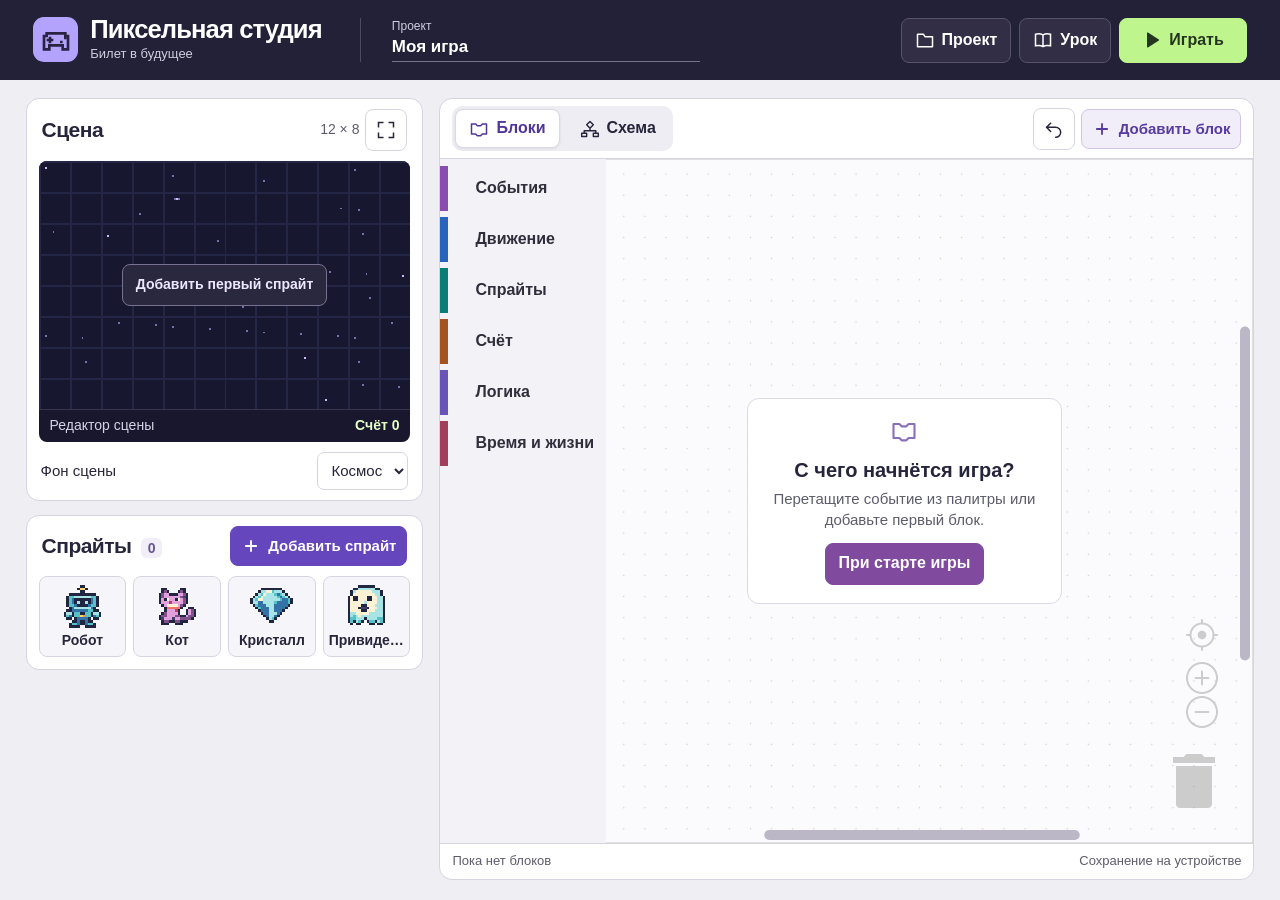
<file: index.html>
<!doctype html>
<html lang="ru">
  <head>
    <meta charset="utf-8" />
    <meta name="viewport" content="width=device-width,initial-scale=1" />
    <meta name="theme-color" content="#232137" />
    <title>Пиксельная студия · Билет в будущее</title>
    <link rel="stylesheet" href="studio.css" />
  </head>
  <body>
    <svg aria-hidden="true" class="icons" xmlns="http://www.w3.org/2000/svg">
      <symbol id="i-pad" viewBox="0 0 24 24">
        <path d="M5 7h14v2h2v10h-4v-3H7v3H3V9h2z" fill="none" stroke="currentColor" stroke-width="2" />
        <path d="M5 12h5m-2.5-2.5v5m7.5-1h2m1-3h2" fill="none" stroke="currentColor" stroke-width="2" />
      </symbol>
      <symbol id="i-play" viewBox="0 0 24 24">
        <path
          fill="currentColor"
          d="M6 3.8v16.4a.8.8 0 0 0 1.2.7l13-8.2a.8.8 0 0 0 0-1.4l-13-8.2a.8.8 0 0 0-1.2.7z"
        />
      </symbol>
      <symbol id="i-stop" viewBox="0 0 24 24">
        <rect x="5" y="5" width="14" height="14" rx="2" fill="currentColor" />
      </symbol>
      <symbol id="i-book" viewBox="0 0 24 24">
        <path
          d="M3 5c4-1 6-1 9 1 3-2 5-2 9-1v14c-4-1-6-1-9 1-3-2-5-2-9-1zM12 6v14"
          fill="none"
          stroke="currentColor"
          stroke-width="1.8"
        />
      </symbol>
      <symbol id="i-file" viewBox="0 0 24 24">
        <path
          d="M3 8V5h7l2 3h9v12H3z"
          fill="none"
          stroke="currentColor"
          stroke-width="1.8"
          stroke-linejoin="round"
        />
      </symbol>
      <symbol id="i-plus" viewBox="0 0 24 24">
        <path d="M12 5v14M5 12h14" stroke="currentColor" fill="none" stroke-width="2.2" />
      </symbol>
      <symbol id="i-block" viewBox="0 0 24 24">
        <path
          d="M3 6h5l2 2h4l2-2h5v12h-5l-2 2h-4l-2-2H3z"
          fill="none"
          stroke="currentColor"
          stroke-width="1.8"
          stroke-linejoin="round"
        />
      </symbol>
      <symbol id="i-flow" viewBox="0 0 24 24">
        <path
          d="m12 3 4 4-4 4-4-4zM12 11v3m0 0H5v3m7-3h7v3M2 17h6v4H2zm14 0h6v4h-6z"
          fill="none"
          stroke="currentColor"
          stroke-width="1.7"
          stroke-linejoin="round"
        />
      </symbol>
      <symbol id="i-close" viewBox="0 0 24 24">
        <path d="m6 6 12 12M18 6 6 18" fill="none" stroke="currentColor" stroke-width="2" />
      </symbol>
      <symbol id="i-pencil" viewBox="0 0 24 24">
        <path
          d="m5 15 10-10 4 4L9 19l-5 1zm8-8 4 4"
          fill="none"
          stroke="currentColor"
          stroke-width="1.8"
          stroke-linejoin="round"
        />
      </symbol>
      <symbol id="i-undo" viewBox="0 0 24 24">
        <path
          d="M8 5 3 10l5 5M4 10h10a6 6 0 0 1 0 12"
          fill="none"
          stroke="currentColor"
          stroke-width="1.8"
          stroke-linecap="round"
          stroke-linejoin="round"
        />
      </symbol>
      <symbol id="i-max" viewBox="0 0 24 24">
        <path
          d="M3 9V3h6m6 0h6v6m0 6v6h-6M9 21H3v-6"
          fill="none"
          stroke="currentColor"
          stroke-width="1.8"
        />
      </symbol>
    </svg>
    <header class="appbar">
      <div class="brand">
        <span class="brandmark"
          ><svg><use href="#i-pad" /></svg
        ></span>
        <div>
          <h1>Пиксельная студия</h1>
          <span>Билет в будущее</span>
        </div>
      </div>
      <div class="project-title">
        <label for="project-name">Проект</label
        ><input id="project-name" value="Моя игра" maxlength="48" autocomplete="off" />
      </div>
      <nav aria-label="Проект и запуск">
        <button id="project-menu" class="top quiet">
          <svg><use href="#i-file" /></svg><span>Проект</span>
        </button>
        <button id="open-lesson" class="top quiet" aria-label="Урок" title="Урок">
          <svg><use href="#i-book" /></svg><span>Урок</span>
        </button>
        <button id="play" class="top play">
          <svg><use href="#i-play" /></svg><span>Играть</span>
        </button>
      </nav>
    </header>
    <main class="studio">
      <aside class="left-column">
        <section class="panel scene-panel" aria-label="Сцена игры">
          <div class="panel-head">
            <h2>Сцена</h2>
            <div class="head-tools">
              <span class="dimensions">12 × 8</span
              ><button
                id="stage-large"
                class="icon"
                aria-label="Развернуть сцену"
                title="Развернуть сцену"
              >
                <svg><use href="#i-max" /></svg>
              </button>
            </div>
          </div>
          <div class="stage-wrap" id="stage-wrap">
            <div class="stage-screen">
              <canvas
                id="stage"
                width="192"
                height="128"
                tabindex="0"
                aria-label="Сцена. В редакторе выберите спрайт и коснитесь клетки для размещения."
              ></canvas>
              <div id="stage-empty" class="stage-empty">
                <button id="stage-add">Добавить первый спрайт</button>
              </div>
              <div id="end-screen" class="end-screen" hidden>
                <strong id="end-title"></strong><span id="end-score"></span
                ><button id="again">Ещё раз</button>
              </div>
            </div>
            <div class="stage-status">
              <span id="stage-mode">Редактор сцены</span>
              <div class="game-stats">
                <strong>Счёт <output id="score">0</output></strong>
                <strong id="lives-stat" hidden>Жизни <output id="lives">3</output></strong>
                <strong id="time-stat" hidden>Время <output id="seconds">0</output> с</strong>
              </div>
            </div>
          </div>
          <div id="editor-scene-tools" class="scene-tools">
            <label for="background">Фон сцены</label
            ><select id="background">
              <option value="space">Космос</option>
              <option value="woods">Лес</option>
              <option value="sea">Океан</option>
              <option value="dusk">Закат</option>
            </select>
          </div>
          <div id="pad" class="pad" aria-label="Управление игрой" hidden>
            <button data-key="left" aria-label="Влево">◀</button
            ><button data-key="up" aria-label="Вверх">▲</button
            ><button data-key="down" aria-label="Вниз">▼</button
            ><button data-key="right" aria-label="Вправо">▶</button
            ><button data-key="action">Действие</button>
          </div>
        </section>
        <section class="panel sprite-panel">
          <div class="panel-head">
            <h2>Спрайты <span id="sprite-count" class="count">0</span></h2>
            <button id="add-sprite" class="small accent">
              <svg><use href="#i-plus" /></svg>Добавить спрайт
            </button>
          </div>
          <div id="sprite-list" class="sprite-list"></div>
          <div id="sprite-tools" class="sprite-tools" hidden>
            <button id="edit-sprite" class="small">
              <svg><use href="#i-pencil" /></svg>Редактировать</button
            ><button id="remove-sprite" class="small text-button">Удалить</button
            ><span id="position"></span>
          </div>
        </section>
      </aside>
      <section class="panel logic-panel" aria-label="Рабочая область">
        <div class="logic-head">
          <div class="tabs" role="tablist" aria-label="Вид программы">
            <button
              class="tab active"
              role="tab"
              id="tab-blocks"
              aria-controls="blocks-pane"
              aria-selected="true"
            >
              <svg><use href="#i-block" /></svg>Блоки
            </button>
            <button class="tab" role="tab" id="tab-flow" aria-controls="flow-pane" aria-selected="false">
              <svg><use href="#i-flow" /></svg>Схема
            </button>
          </div>
          <div class="head-tools">
            <button
              id="undo"
              class="icon"
              title="Отменить изменение блоков"
              aria-label="Отменить изменение блоков"
            >
              <svg><use href="#i-undo" /></svg></button
            ><button id="add-block" class="small block-add">
              <svg><use href="#i-plus" /></svg>Добавить блок
            </button>
          </div>
        </div>
        <div id="blocks-pane" role="tabpanel" aria-labelledby="tab-blocks">
          <div id="blockly"></div>
          <div id="block-empty">
            <div>
              <svg><use href="#i-block" /></svg>
              <h3>С чего начнётся игра?</h3>
              <p>Перетащите событие из палитры или добавьте первый блок.</p>
              <button id="first-event" class="hat-button">При старте игры</button>
            </div>
          </div>
        </div>
        <div id="flow-pane" role="tabpanel" aria-labelledby="tab-flow" hidden>
          <div class="flow-select">
            <label for="flow-event">Событие</label
            ><select id="flow-event"></select>
          </div>
          <div id="flow-drawing"></div>
        </div>
        <div class="logic-foot">
          <span id="workspace-status" role="status">Пустой проект</span
          ><span id="save-state">Сохранение на устройстве</span>
        </div>
      </section>
    </main>
    <dialog id="dialog" aria-labelledby="dialog-title">
      <form method="dialog" class="dialog-head">
        <h2 id="dialog-title">Проект</h2>
        <button class="icon" aria-label="Закрыть" title="Закрыть">
          <svg><use href="#i-close" /></svg>
        </button>
      </form>
      <div id="dialog-body"></div>
    </dialog>
    <input type="file" accept=".json,application/json" hidden id="import-file" />
    <div id="toast" role="status" hidden></div>
    <script src="vendor/blockly/blockly_compressed.js"></script>
    <script src="vendor/blockly/msg/ru.js"></script>
    <script src="art.js"></script>
    <script src="examples.js?v=iskra"></script>
    <script src="engine.js"></script>
    <script src="blocks.js"></script>
    <script src="flow.js"></script>
    <script src="sprite-editor.js"></script>
    <script src="studio.js?v=iskra"></script>
  </body>
</html>
</file>
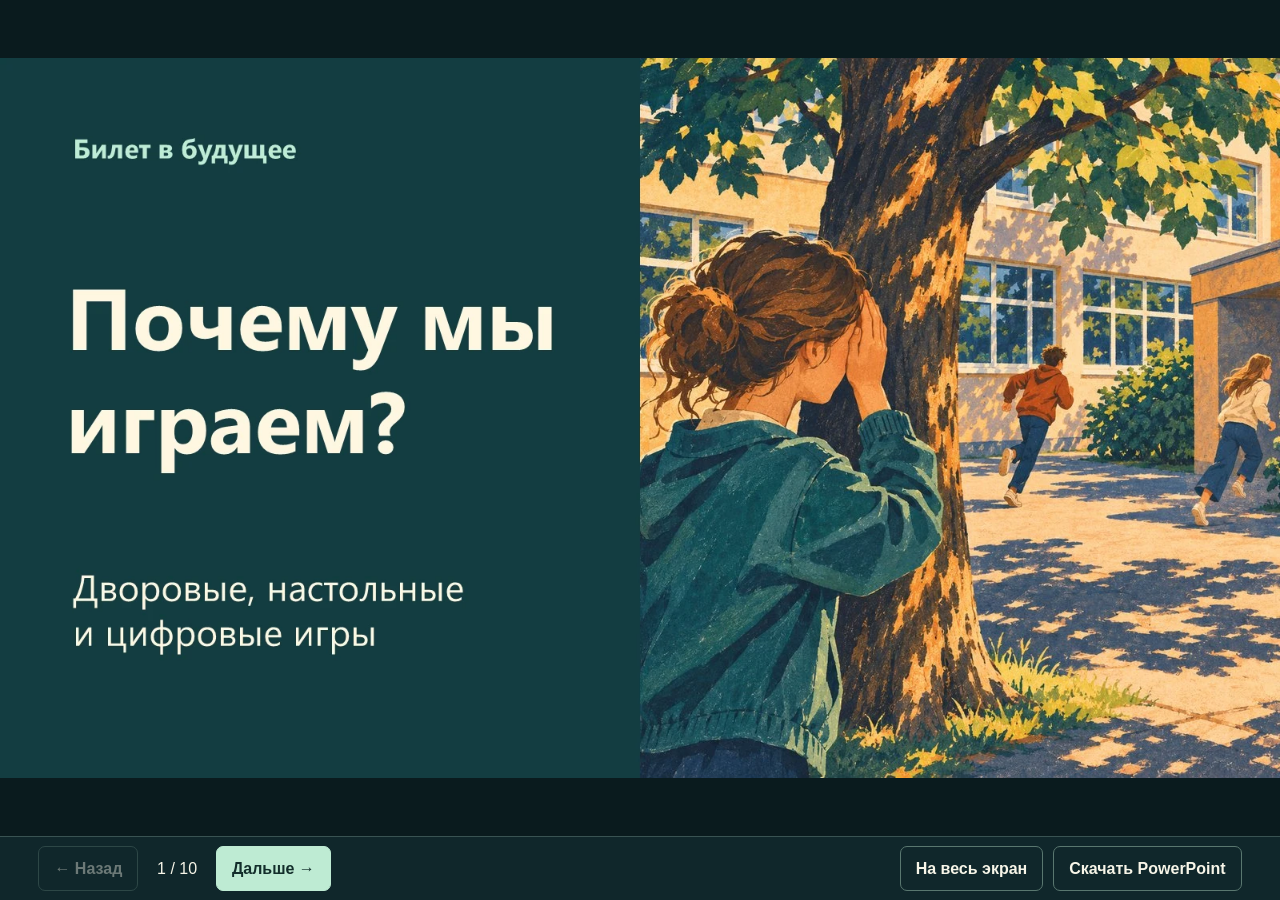
<file: slides/index.html>
<!doctype html>
<html lang="ru">
  <head>
    <meta charset="utf-8">
    <meta name="viewport" content="width=device-width, initial-scale=1">
    <meta name="theme-color" content="#10272b">
    <title>Почему мы играем? Презентация для доски</title>
    <link rel="stylesheet" href="show.css">
    <script defer src="show.js"></script>
  </head>
  <body>
    <main id="stage" aria-label="Презентация «Почему мы играем?»">
      <figure id="frame">
        <img id="slide" src="images/01.webp" alt="Почему мы играем? Дворовые, настольные и цифровые игры." width="1600" height="900">
        <a id="studio-link" href="../index.html" aria-label="Открыть Пиксельную студию" hidden></a>
      </figure>
    </main>
    <nav aria-label="Управление показом">
      <div class="paging">
        <button id="back" type="button" aria-label="Предыдущий слайд" disabled>← Назад</button>
        <span id="number" role="status" aria-live="polite" aria-atomic="true" aria-label="Слайд 1 из 10">1 / 10</span>
        <button id="forward" type="button" aria-label="Следующий слайд">Дальше →</button>
      </div>
      <div class="tools">
        <button id="full" type="button">На весь экран</button>
        <a href="why-we-play.pptx" download>Скачать PowerPoint</a>
      </div>
    </nav>
    <noscript>Для показа в браузере включите JavaScript или скачайте файл PowerPoint.</noscript>
  </body>
</html>
</file>
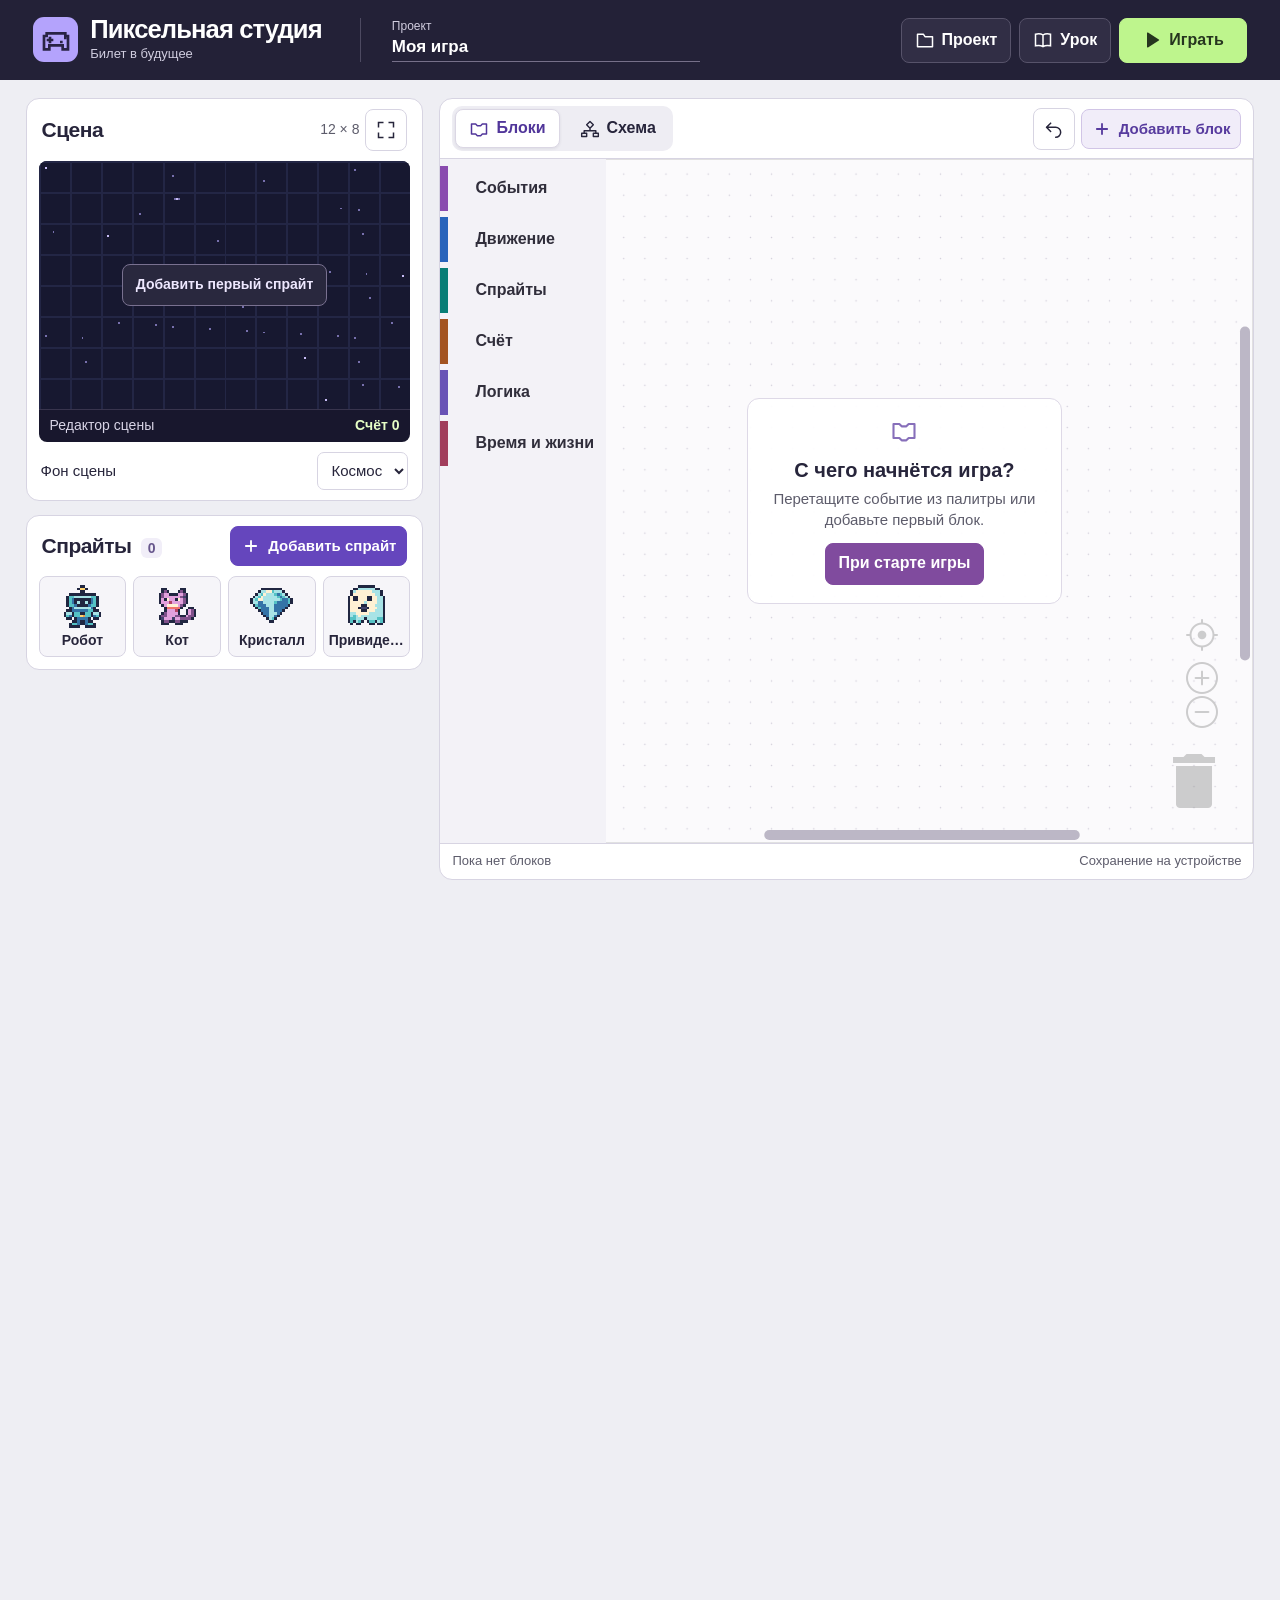
<file: Игра для доски.html>
<!doctype html>
<html lang="ru">
<meta charset="utf-8">
<meta name="viewport" content="width=device-width,initial-scale=1">
<meta http-equiv="refresh" content="0; url=./index.html?studio=1">
<title>Пиксельная студия</title>
<p><a href="index.html?studio=1">Открыть конструктор пиксельных игр</a></p>
</html>
</file>
<file: studio.css>
:root {
  --ink: #27253b;
  --muted: #5d5c6b;
  --purple: #6546bd;
  --line: #d7d4e2;
  --pale: #f1eef8;
  --night: #232137;
  --lime: #bef58d;
  --font: "Source Sans 3", "Inter", "Segoe UI", Arial, sans-serif;
}
* {
  box-sizing: border-box;
}
[hidden] {
  display: none !important;
}
body {
  margin: 0;
  background: #eeeef3;
  color: var(--ink);
  font: 16px/1.4 var(--font);
}
h1,
h2,
h3,
p {
  margin: 0;
}
button,
input,
select {
  font: inherit;
  color: inherit;
}
button,
select {
  cursor: pointer;
}
button {
  min-height: 42px;
  border: 1px solid var(--line);
  border-radius: 8px;
  background: white;
  padding: 7px 13px;
  font-weight: 650;
  display: inline-flex;
  align-items: center;
  justify-content: center;
  gap: 7px;
  touch-action: manipulation;
}
button:hover {
  background: var(--pale);
  border-color: #9a86c3;
}
button:focus-visible,
a:focus-visible,
input:focus-visible,
select:focus-visible,
[tabindex]:focus-visible {
  outline: 3px solid #a56b09;
  outline-offset: 2px;
}
button:disabled {
  cursor: default;
  opacity: 0.48;
}
button svg,
.brandmark svg,
#block-empty svg {
  width: 20px;
  height: 20px;
  flex: none;
}
.icons {
  position: absolute;
  width: 0;
  height: 0;
  overflow: hidden;
}
.appbar {
  background: var(--night);
  color: white;
  min-height: 80px;
  padding: 12px clamp(15px, 2.6vw, 42px);
  display: flex;
  align-items: center;
  gap: clamp(14px, 3vw, 55px);
}
.brand {
  display: flex;
  align-items: center;
  gap: 12px;
  white-space: nowrap;
}
.brandmark {
  display: grid;
  place-items: center;
  background: #b4a3fc;
  color: #292344;
  border-radius: 11px;
  width: 45px;
  height: 45px;
}
.brandmark svg {
  width: 32px;
  height: 32px;
}
.brand h1 {
  font-size: clamp(20px, 2vw, 31px);
  line-height: 1.02;
  letter-spacing: -0.035em;
}
.brand span:not(.brandmark) {
  font-size: 13px;
  color: #d0cddf;
}
.project-title {
  min-width: 100px;
  max-width: 340px;
  flex: 1;
  display: flex;
  flex-direction: column;
  border-left: 1px solid #4d4a61;
  padding-left: clamp(12px, 2.4vw, 38px);
}
.project-title label {
  font-size: 12px;
  color: #d1cddf;
}
.project-title input {
  min-width: 0;
  width: 100%;
  padding: 0 4px 2px 0;
  color: #fff;
  background: transparent;
  border: 0;
  border-bottom: 1px solid #767089;
  font-size: 17px;
  font-weight: 600;
}
.appbar nav {
  margin-left: auto;
  display: flex;
  gap: 8px;
}
.top {
  min-height: 45px;
  font-size: 16px;
}
.top.quiet {
  background: #312e45;
  border-color: #57536a;
  color: white;
}
.top.quiet:hover {
  background: #45405d;
}
.top.play {
  background: var(--lime);
  border-color: var(--lime);
  color: #26351f;
  padding: 7px 22px;
}
.top.play:hover {
  background: #d2ffa9;
}
.top.play.running {
  background: #ffd09c;
  border-color: #ffd09c;
}
.studio {
  display: grid;
  grid-template-columns: minmax(310px, 0.83fr) minmax(440px, 1.7fr);
  align-items: start;
  gap: 16px;
  margin: 18px auto;
  padding: 0 clamp(12px, 2vw, 34px);
  max-width: 2200px;
}
.left-column {
  display: grid;
  gap: 14px;
}
.panel {
  background: white;
  border: 1px solid var(--line);
  border-radius: 13px;
  overflow: hidden;
}
.panel-head,
.logic-head {
  display: flex;
  align-items: center;
  justify-content: space-between;
  gap: 8px;
  padding: 10px 15px;
  min-height: 57px;
}
.panel h2,
.dialog-head h2 {
  font-size: 21px;
  line-height: 1.1;
  letter-spacing: -0.025em;
}
.head-tools,
.tabs {
  display: flex;
  align-items: center;
  gap: 6px;
}
.dimensions,
#position,
.logic-foot,
.muted {
  color: var(--muted);
  font-size: 14px;
}
.icon {
  width: 42px;
  height: 42px;
  padding: 7px;
  flex: none;
}
.small {
  min-height: 40px;
  font-size: 15px;
  padding: 5px 10px;
}
.accent,
.primary {
  background: var(--purple);
  border-color: var(--purple);
  color: white;
}
.accent:hover,
.primary:hover {
  background: #4d32a3;
  color: white;
}
.stage-wrap {
  margin: 0 12px;
  background: #18172d;
  color: white;
  border-radius: 8px;
  overflow: hidden;
}
.stage-screen {
  position: relative;
  overflow: hidden;
}
.stage-screen canvas {
  width: 100%;
  aspect-ratio: 3/2;
  image-rendering: pixelated;
  display: block;
  touch-action: none;
  cursor: crosshair;
}
.stage-empty,
.end-screen {
  position: absolute;
  inset: 0;
  display: grid;
  place-content: center;
  justify-items: center;
  gap: 8px;
  pointer-events: none;
}
.stage-empty button {
  pointer-events: auto;
  background: #29283e;
  color: #eee8ff;
  border-color: #797190;
  font-size: 14px;
}
.end-screen {
  background: #151426d9;
  pointer-events: auto;
}
.end-screen strong {
  font-size: clamp(26px, 3.1vw, 48px);
  color: var(--lime);
  letter-spacing: -0.04em;
}
.end-screen button {
  min-height: 37px;
}
.stage-status {
  border-top: 1px solid #38344d;
  padding: 6px 11px;
  display: flex;
  align-items: center;
  justify-content: space-between;
  font-size: 14px;
  color: #d8d4e6;
  flex-wrap: wrap;
  gap: 3px 8px;
}
.game-stats {
  display: flex;
  flex-wrap: wrap;
  gap: 3px 12px;
  font-variant-numeric: tabular-nums;
}
.stage-status strong {
  color: #e6ffc6;
}
.scene-tools,
.sprite-tools {
  display: flex;
  align-items: center;
  gap: 8px;
  padding: 10px 14px;
  font-size: 15px;
}
.scene-tools select {
  margin-left: auto;
}
.scene-tools select,
select,
input[type="text"] {
  background: white;
  border: 1px solid var(--line);
  border-radius: 7px;
  padding: 7px 9px;
  min-height: 38px;
}
.count {
  margin-left: 4px;
  background: var(--pale);
  color: #67568c;
  padding: 2px 7px;
  border-radius: 6px;
  font-size: 14px;
}
.sprite-list {
  display: grid;
  grid-template-columns: repeat(auto-fill, minmax(73px, 1fr));
  gap: 7px;
  padding: 0 12px 12px;
  max-height: 260px;
  overflow: auto;
}
.sprite-card,
.art-card {
  flex-direction: column;
  gap: 4px;
  line-height: 1.15;
  background: #f6f5f9;
  position: relative;
  font-size: 14px;
  min-width: 0;
  padding: 8px 5px;
}
.sprite-card span,
.art-card span {
  max-width: 100%;
  overflow: hidden;
  text-overflow: ellipsis;
  white-space: nowrap;
}
.sprite-card canvas,
.art-card canvas {
  width: 43px;
  height: 43px;
  image-rendering: pixelated;
}
.sprite-card[aria-pressed="true"],
.group-pick[aria-pressed="true"] {
  border-color: var(--purple);
  box-shadow: inset 0 0 0 1px var(--purple);
  background: #f1eafd;
}
.sprite-tools {
  border-top: 1px solid var(--line);
  flex-wrap: wrap;
}
.text-button {
  border-color: transparent;
  color: #705363;
}
.sprite-tools #position {
  margin-left: auto;
}
.pad {
  display: flex;
  justify-content: center;
  gap: 4px;
  padding: 8px;
}
.pad button {
  min-height: 42px;
  padding: 5px 8px;
}
.pad button:last-child {
  font-size: 14px;
}
.scene-panel.enlarged {
  position: fixed;
  z-index: 8;
  inset: 5vh max(3vw, calc((100vw - 940px) / 2));
  display: flex;
  flex-direction: column;
  box-shadow: 0 0 0 100vmax #171627aa;
}
.scene-panel.enlarged .stage-wrap {
  max-width: 100%;
  width: min(100% - 24px, 100vh);
  align-self: center;
  min-height: 0;
  overflow: auto;
}
.scene-panel.enlarged .scene-tools,
.scene-panel.enlarged .pad {
  margin-top: auto;
}
.logic-panel {
  display: flex;
  flex-direction: column;
  min-width: 0;
  height: calc(100dvh - 118px);
  min-height: 510px;
}
.logic-head {
  border-bottom: 1px solid var(--line);
  padding: 7px 12px;
}
.tabs {
  background: #eeedf3;
  padding: 3px;
  border-radius: 10px;
}
.tab {
  min-height: 39px;
  border-color: transparent;
  background: transparent;
  padding: 5px 13px;
}
.tab.active {
  background: white;
  border-color: #dbd7e4;
  color: #51369a;
  box-shadow: 0 1px 3px #2c274017;
}
.block-add {
  background: #f1edf9;
  color: #573b9e;
  border-color: #d1c5e6;
}
#blocks-pane,
#flow-pane {
  position: relative;
  min-height: 0;
  flex: 1;
}
#blockly {
  position: absolute;
  inset: 0;
}
.blocklySvg {
  background-color: #fbfafc;
}
.blocklyToolboxCategory {
  height: 45px !important;
  line-height: 42px !important;
  padding: 0 6px 0 8px !important;
  margin: 3px 3px 3px 0 !important;
  border-radius: 0 6px 6px 0;
}
.blocklyTreeLabel,
.blocklyToolboxCategoryLabel {
  font-family: var(--font) !important;
  font-size: 16px !important;
  font-weight: 650;
}
.blocklyToolboxDiv {
  padding-top: 9px !important;
  border-right: 1px solid #dedbe5;
}
.blocklyToolboxDiv:focus {
  outline: none;
}
#block-empty {
  position: absolute;
  inset: 0 0 0 115px;
  display: grid;
  place-items: center;
  pointer-events: none;
  padding: 20px;
  text-align: center;
}
#block-empty > div {
  max-width: 315px;
  border: 1px solid #ded9e7;
  border-radius: 12px;
  padding: 18px 16px;
  background: #fffffff2;
}
#block-empty svg {
  width: 28px;
  height: 28px;
  color: #876fba;
}
#block-empty h3 {
  font-size: 20px;
  margin: 4px 0;
}
#block-empty p {
  font-size: 15px;
  color: var(--muted);
  margin-bottom: 13px;
}
.hat-button {
  pointer-events: auto;
  background: #804b9e;
  color: white;
  border-color: #804b9e;
}
.hat-button:hover {
  background: #663982;
}
.logic-foot {
  min-height: 36px;
  padding: 7px 12px;
  display: flex;
  align-items: center;
  justify-content: space-between;
  gap: 9px;
  border-top: 1px solid var(--line);
  font-size: 13px;
}
#flow-pane {
  display: flex;
  flex-direction: column;
  background: #faf9fc;
}
.flow-select {
  display: flex;
  align-items: center;
  gap: 10px;
  padding: 10px 14px;
  border-bottom: 1px solid var(--line);
}
.flow-select select {
  max-width: 80%;
  min-width: 80px;
}
#flow-drawing {
  overflow: auto;
  flex: 1;
  padding: 12px;
}
#flow-drawing svg {
  display: block;
  margin: 0 auto;
}
#flow-drawing .muted {
  padding: 18px;
  text-align: center;
}
dialog {
  border: 1px solid #c9c4d7;
  border-radius: 15px;
  background: #fff;
  color: var(--ink);
  width: min(690px, 94vw);
  max-height: 90dvh;
  padding: 0;
  box-shadow: 0 20px 65px #20182d47;
}
dialog::backdrop {
  background: #201b32a8;
}
.dialog-head {
  position: sticky;
  top: 0;
  z-index: 2;
  display: flex;
  align-items: center;
  justify-content: space-between;
  gap: 12px;
  padding: 12px 19px;
  background: white;
  border-bottom: 1px solid var(--line);
}
.dialog-head h2 {
  font-size: 23px;
}
#dialog-body {
  padding: 16px 19px 20px;
}
.toolbar,
.actions,
.group-tabs {
  display: flex;
  align-items: center;
  flex-wrap: wrap;
  gap: 7px;
}
.group-tabs {
  margin-bottom: 13px;
}
.group-pick {
  min-height: 38px;
  font-size: 15px;
}
.gallery {
  display: grid;
  grid-template-columns: repeat(auto-fill, minmax(92px, 1fr));
  gap: 8px;
}
.art-card {
  padding: 10px 5px;
}
.art-card canvas {
  width: 57px;
  height: 57px;
}
.actions {
  margin-top: 15px;
}
.dialog-row {
  display: flex;
  align-items: center;
  gap: 10px;
  margin-bottom: 12px;
}
.dialog-row > input,
.dialog-row > select {
  min-width: 0;
  flex: 1;
}
.paint-layout {
  display: grid;
  grid-template-columns: minmax(180px, 1.3fr) minmax(147px, 1fr);
  gap: 16px;
  align-items: start;
}
#paint {
  width: 100%;
  aspect-ratio: 1;
  display: block;
  touch-action: none;
  image-rendering: pixelated;
  border: 1px solid #b1abc0;
  background: #f8f7fb;
}
.swatches {
  display: grid;
  grid-template-columns: repeat(4, 1fr);
  gap: 5px;
}
.swatch {
  min-height: 38px;
  min-width: 0;
  border-radius: 5px;
  border: 2px solid #a1a0a8;
  position: relative;
}
.swatch[aria-pressed="true"]::after {
  content: "";
  position: absolute;
  inset: 2px;
  border-radius: 2px;
  border: 2px solid white;
  box-shadow: 0 0 0 1px #161321;
}
.swatch:first-child {
  background: repeating-conic-gradient(#e1dfe5 0 25%, white 0 50%) 0 0/12px 12px !important;
}
.paint-side p {
  margin: 8px 0;
}
.block-catalog {
  display: grid;
  grid-template-columns: repeat(2, minmax(0, 1fr));
  gap: 8px 11px;
}
.block-search {
  width: 100%;
  margin-bottom: 9px;
  min-height: 42px;
  padding: 6px 12px;
  border: 1px solid var(--line);
  border-radius: 8px;
}
.block-catalog section {
  display: grid;
  gap: 4px;
  align-content: start;
}
.block-catalog h3 {
  font-size: 15px;
  margin-top: 6px;
}
.block-choice {
  border: 0;
  color: white;
  justify-content: flex-start;
  line-height: 1.2;
  text-align: left;
  font-size: 15px;
  min-height: 42px;
}
.block-choice:hover {
  filter: brightness(1.12);
}
.options-list {
  display: grid;
  gap: 9px;
}
.examples-list {
  display: grid;
  gap: 14px;
}
.example-card {
  display: grid;
  grid-template-columns: clamp(64px, 16%, 108px) 1fr;
  border: 1px solid var(--line);
  border-radius: 9px;
  overflow: hidden;
}
.example-art {
  display: grid;
  place-content: center;
  gap: 8px;
  background: #232645;
}
.example-art[data-theme="dusk"] {
  background: #513650;
}
.example-art canvas {
  width: 46px;
  height: 46px;
  image-rendering: pixelated;
}
.example-content {
  display: grid;
  justify-items: start;
  gap: 7px;
  padding: 12px 14px;
}
.example-events {
  color: var(--muted);
  font-size: 14px;
}
.options-list button,
.options-list a {
  justify-content: flex-start;
  text-align: left;
}
.danger {
  color: #933843;
}
.guide p {
  margin: 10px 0;
}
.guide h3 {
  font-size: 23px;
}
.guide li {
  margin: 6px 0;
}
.guide .actions {
  justify-content: space-between;
}
.guide-files {
  display: grid;
  justify-items: start;
  gap: 6px;
}
.guide a,
.options-list a {
  color: #51369a;
}
.guide-kicker {
  font-size: 14px;
  color: var(--muted);
}
#toast {
  position: fixed;
  z-index: 12;
  bottom: 18px;
  left: 50%;
  transform: translateX(-50%);
  padding: 10px 16px;
  max-width: min(90vw, 620px);
  border-radius: 9px;
  background: #29253c;
  color: white;
  box-shadow: 0 2px 12px #211d3140;
  text-align: center;
}
@media (min-width: 1600px) {
  .studio {
    grid-template-columns: minmax(400px, 0.8fr) minmax(650px, 1.9fr);
  }
  .panel-head,
  .logic-head {
    min-height: 65px;
  }
  .sprite-card canvas {
    width: 54px;
    height: 54px;
  }
}
@media (max-width: 1010px) {
  .studio {
    padding: 0 10px;
    gap: 9px;
    grid-template-columns: minmax(264px, 0.8fr) minmax(396px, 1.45fr);
    margin-top: 10px;
  }
  .appbar {
    padding: 10px 13px;
    gap: 14px;
    min-height: 67px;
  }
  .logic-panel {
    height: calc(100dvh - 91px);
    min-height: 485px;
  }
  .panel-head,
  .logic-head {
    padding: 7px 9px;
  }
  .tab {
    padding: 4px 8px;
  }
  .sprite-list {
    grid-template-columns: repeat(auto-fill, minmax(64px, 1fr));
  }
  .stage-wrap {
    margin: 0 8px;
  }
}
@media (max-width: 730px) {
  .studio {
    display: flex;
    flex-direction: column;
  }
  .left-column,
  .logic-panel {
    width: 100%;
  }
  .left-column {
    grid-template-columns: minmax(0, 1.2fr) minmax(0, 1fr);
    align-items: start;
    gap: 8px;
  }
  .logic-panel {
    height: 67dvh;
    min-height: 450px;
  }
  .appbar {
    flex-wrap: wrap;
    gap: 8px;
  }
  .brand {
    gap: 7px;
  }
  .brandmark {
    width: 36px;
    height: 36px;
  }
  .project-title {
    display: none;
  }
  .appbar nav {
    gap: 4px;
  }
  .top {
    padding: 5px 9px;
    min-height: 39px;
  }
  .top.play {
    padding: 5px 12px;
  }
  .panel h2 {
    font-size: 18px;
  }
  .sprite-panel .panel-head {
    flex-wrap: wrap;
  }
  .scene-tools {
    flex-wrap: wrap;
  }
  .stage-empty button {
    padding: 4px 7px;
    font-size: 12px;
  }
  .sprite-tools {
    padding: 6px;
  }
  .sprite-list {
    max-height: 155px;
  }
  .sprite-card canvas {
    width: 31px;
    height: 31px;
  }
}
@media (max-width: 470px) {
  .appbar .top.quiet span {
    display: none;
  }
  .studio {
    padding: 0 6px;
  }
  .top.quiet {
    width: 39px;
  }
  .left-column {
    grid-template-columns: 1.15fr 1fr;
  }
  .brand h1 {
    font-size: 18px;
  }
  .panel-head .dimensions {
    display: none;
  }
  .panel-head {
    min-height: 42px;
  }
  .scene-tools label {
    font-size: 13px;
  }
  .scene-tools {
    padding: 5px;
  }
  .sprite-panel .panel-head .small {
    font-size: 13px;
    min-height: 32px;
  }
  .logic-head {
    flex-wrap: wrap;
  }
  .logic-head .small {
    font-size: 13px;
  }
  .logic-foot {
    font-size: 11px;
  }
  .sprite-list {
    padding: 0 5px 5px;
    gap: 3px;
    grid-template-columns: repeat(2, minmax(0, 1fr));
  }
  .sprite-tools #position {
    display: none;
  }
  .stage-status {
    font-size: 11px;
    padding: 3px 5px;
  }
  .paint-layout {
    gap: 8px;
    grid-template-columns: minmax(145px, 1.2fr) minmax(112px, 1fr);
  }
  .swatch {
    min-height: 32px;
  }
  .small {
    font-size: 13px;
  }
  .pad {
    flex-wrap: wrap;
  }
  .pad button {
    min-height: 34px;
  }
  .block-catalog {
    gap: 7px;
  }
  .block-choice {
    font-size: 14px;
  }
  #block-empty {
    left: 92px;
    padding: 8px;
  }
  #block-empty > div {
    padding: 10px;
  }
  #save-state {
    max-width: 40%;
    text-align: right;
  }
}
</file>
<file: slides/show.css>
:root {
  color-scheme: dark;
  font-family: "Segoe UI", Arial, sans-serif;
  background: #10272b;
  color: #f7f5e8;
}
* { box-sizing: border-box; }
[hidden] { display: none !important; }
body {
  margin: 0;
  height: 100vh;
  height: 100dvh;
  display: flex;
  flex-direction: column;
}
main {
  flex: 1 1 0;
  min-height: 0;
  min-width: 0;
  display: grid;
  place-items: center;
  overflow: hidden;
  background: #0a1b1e;
}
figure {
  margin: 0;
  width: 100%;
  max-width: 100%;
  aspect-ratio: 16 / 9;
  position: relative;
  line-height: 0;
}
img {
  width: 100%;
  height: 100%;
  display: block;
  user-select: none;
  -webkit-user-drag: none;
}
#studio-link {
  position: absolute;
  left: 5%;
  top: 80%;
  width: 42%;
  height: 12%;
  border-radius: 5px;
}
nav, .paging, .tools {
  display: flex;
  align-items: center;
  gap: 10px;
}
nav {
  flex: 0 0 auto;
  flex-wrap: wrap;
  justify-content: space-between;
  padding: 9px clamp(12px, 3vw, 44px);
  padding-bottom: max(9px, env(safe-area-inset-bottom));
  border-top: 1px solid #395352;
}
nav button, nav a {
  display: inline-flex;
  justify-content: center;
  align-items: center;
  min-height: 45px;
  padding: 8px 15px;
  font: 600 1rem/1.2 "Segoe UI", Arial, sans-serif;
  border: 1px solid #59776f;
  border-radius: 7px;
  color: inherit;
  background: transparent;
  text-decoration: none;
  cursor: pointer;
  touch-action: manipulation;
}
nav button:hover:enabled, nav a:hover { background: #23463f; }
button:disabled { opacity: .4; cursor: default; }
#forward:enabled { color: #132e2b; border-color: #beebd3; background: #beebd3; }
#number { min-width: 3.6em; text-align: center; font-variant-numeric: tabular-nums; }
:focus-visible { outline: 3px solid #ffda85; outline-offset: 2px; }
noscript { padding: .55rem 1rem; }
@media (max-width: 630px) {
  nav { justify-content: center; gap: 4px 16px; padding-inline: 4px; }
  .paging, .tools { gap: 7px; }
  nav button, nav a { padding: 7px 11px; }
}
@media (max-height: 440px) and (orientation: landscape) {
  nav { padding-block: 3px; gap: 4px; }
  nav button, nav a { padding: 4px 9px; min-height: 40px; }
}
</file>
